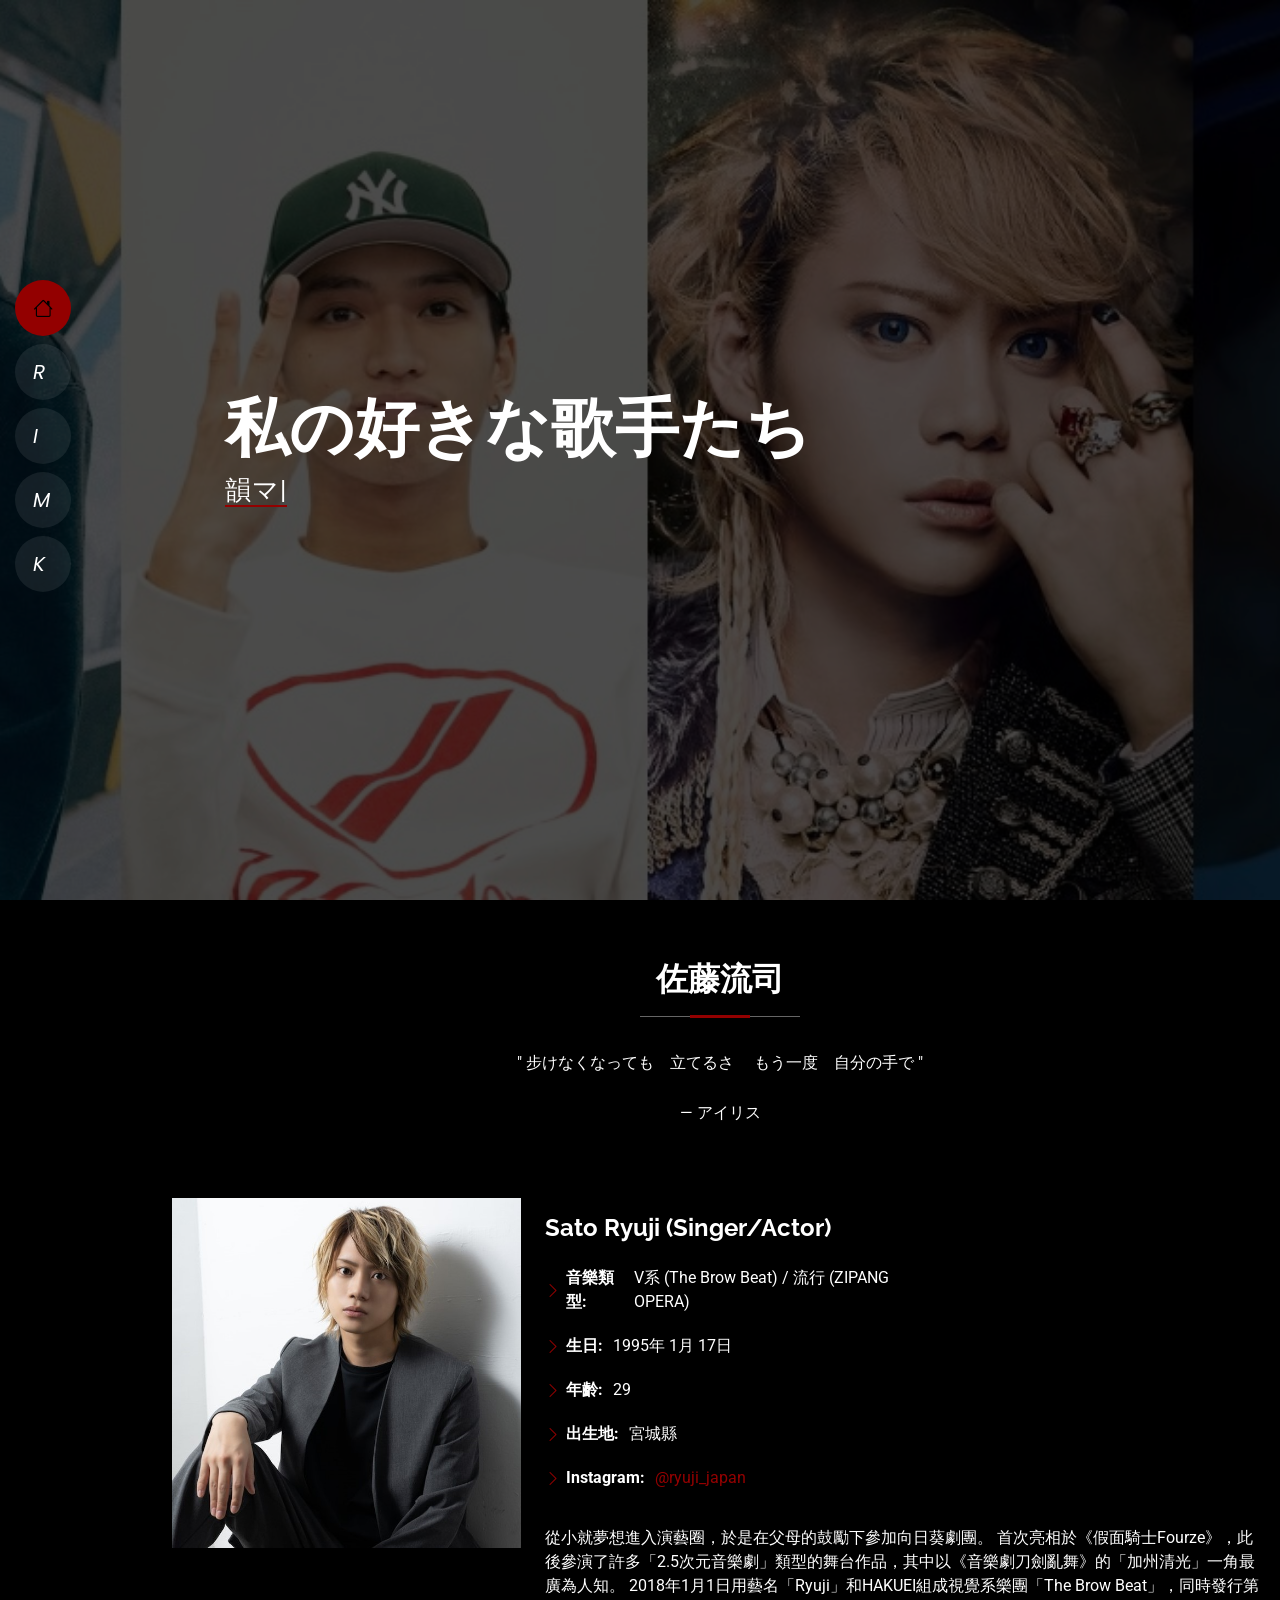
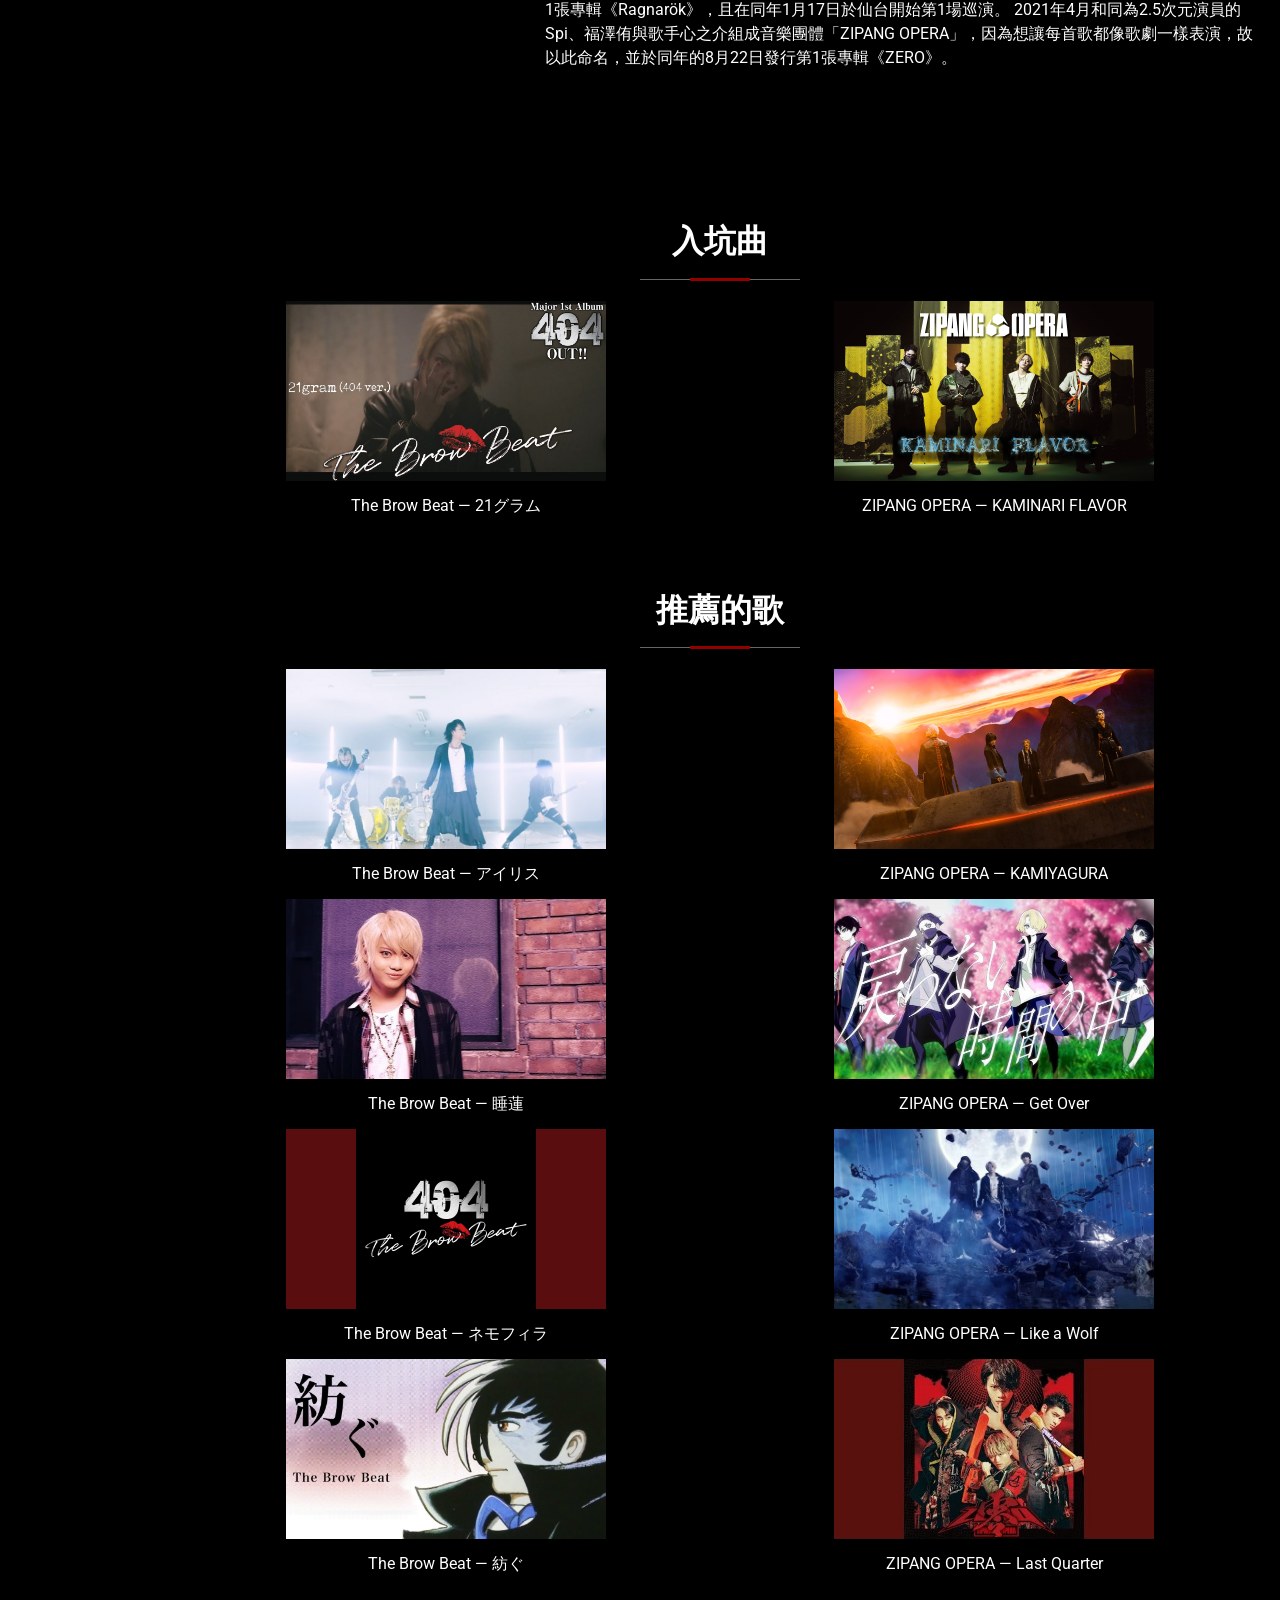
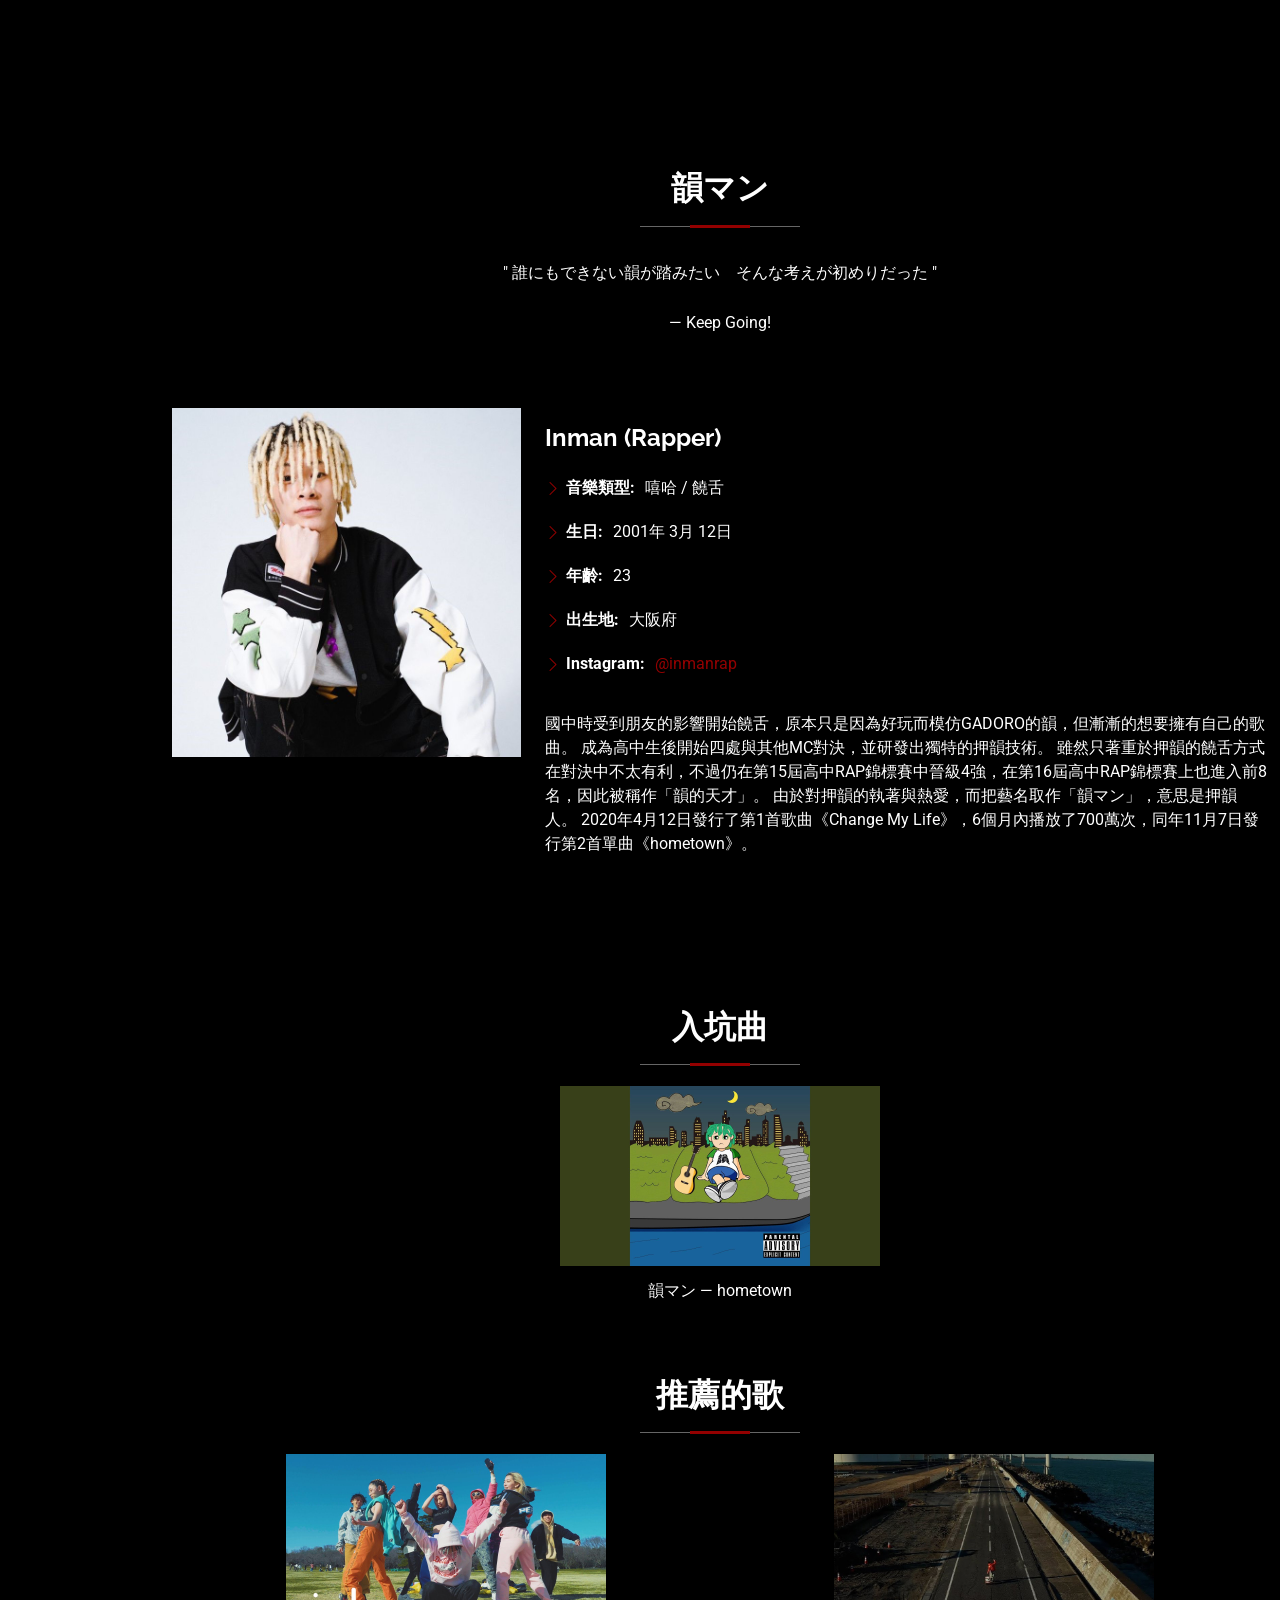
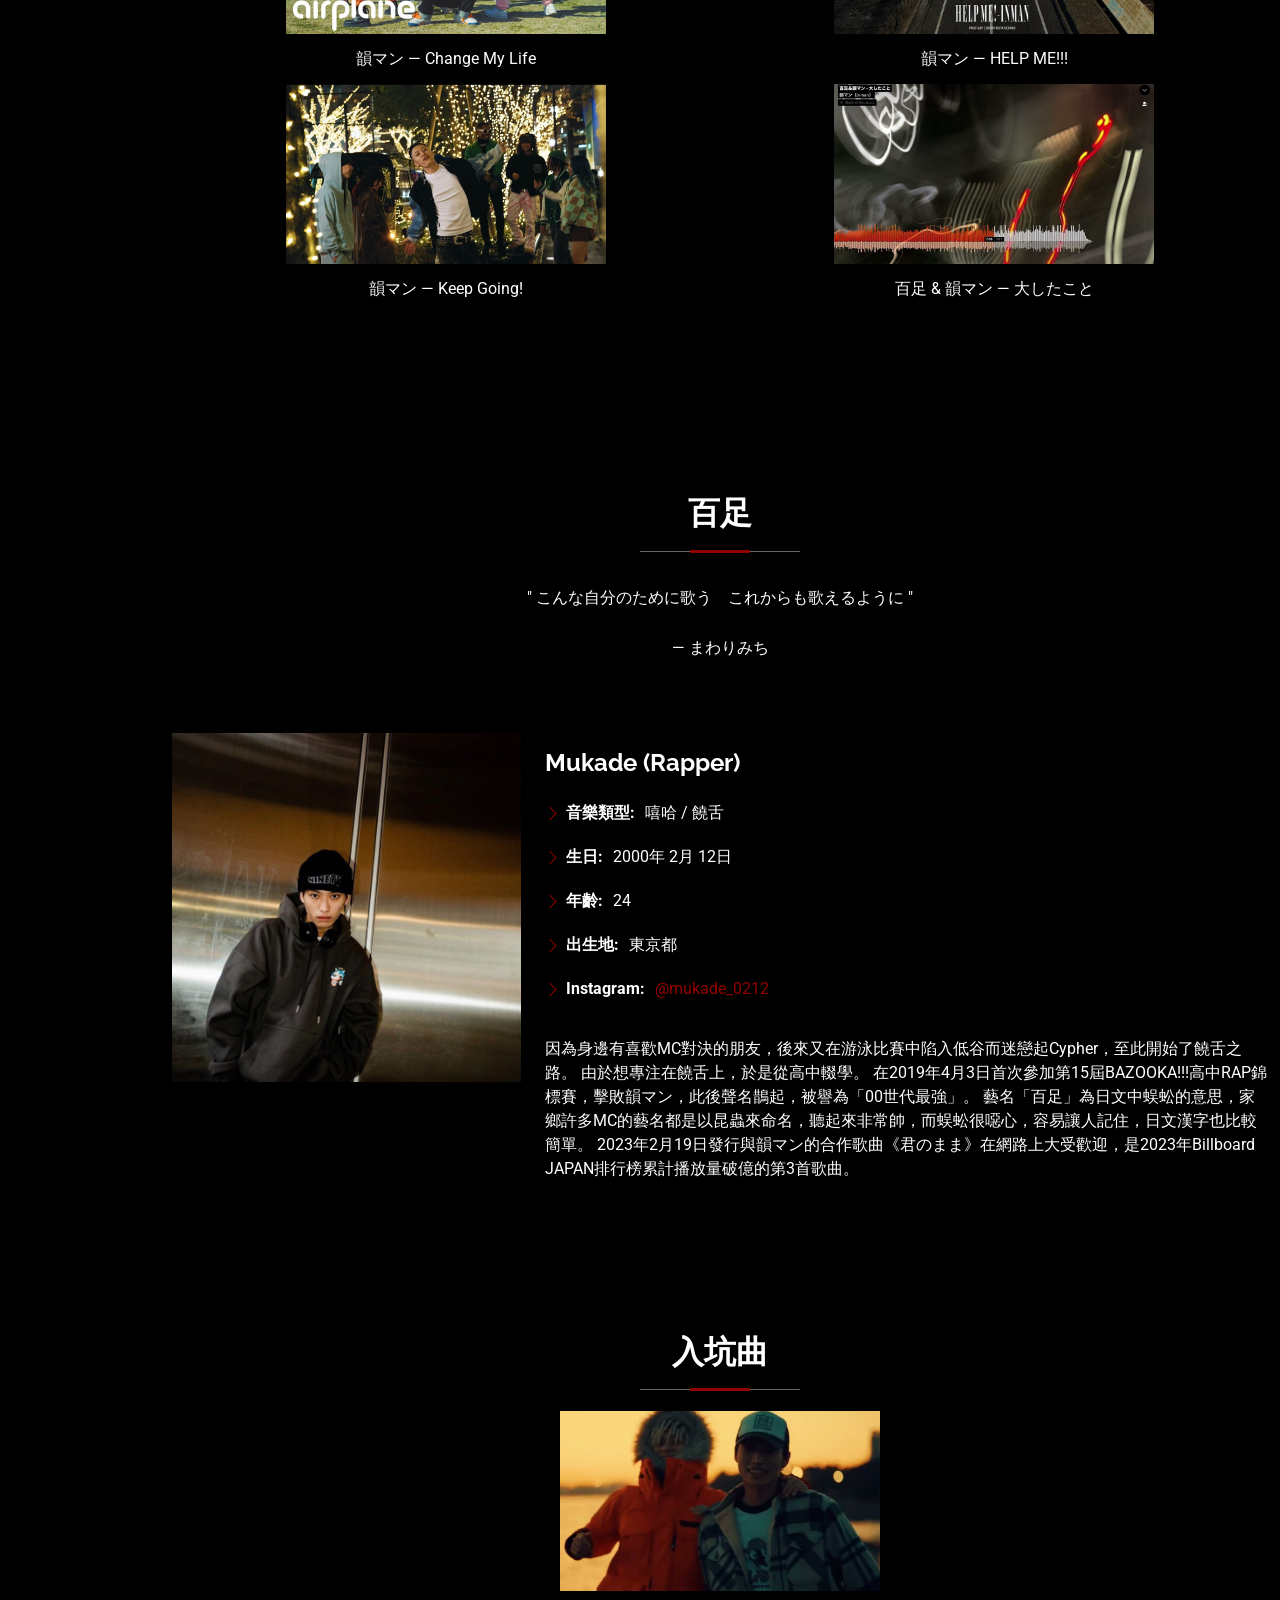
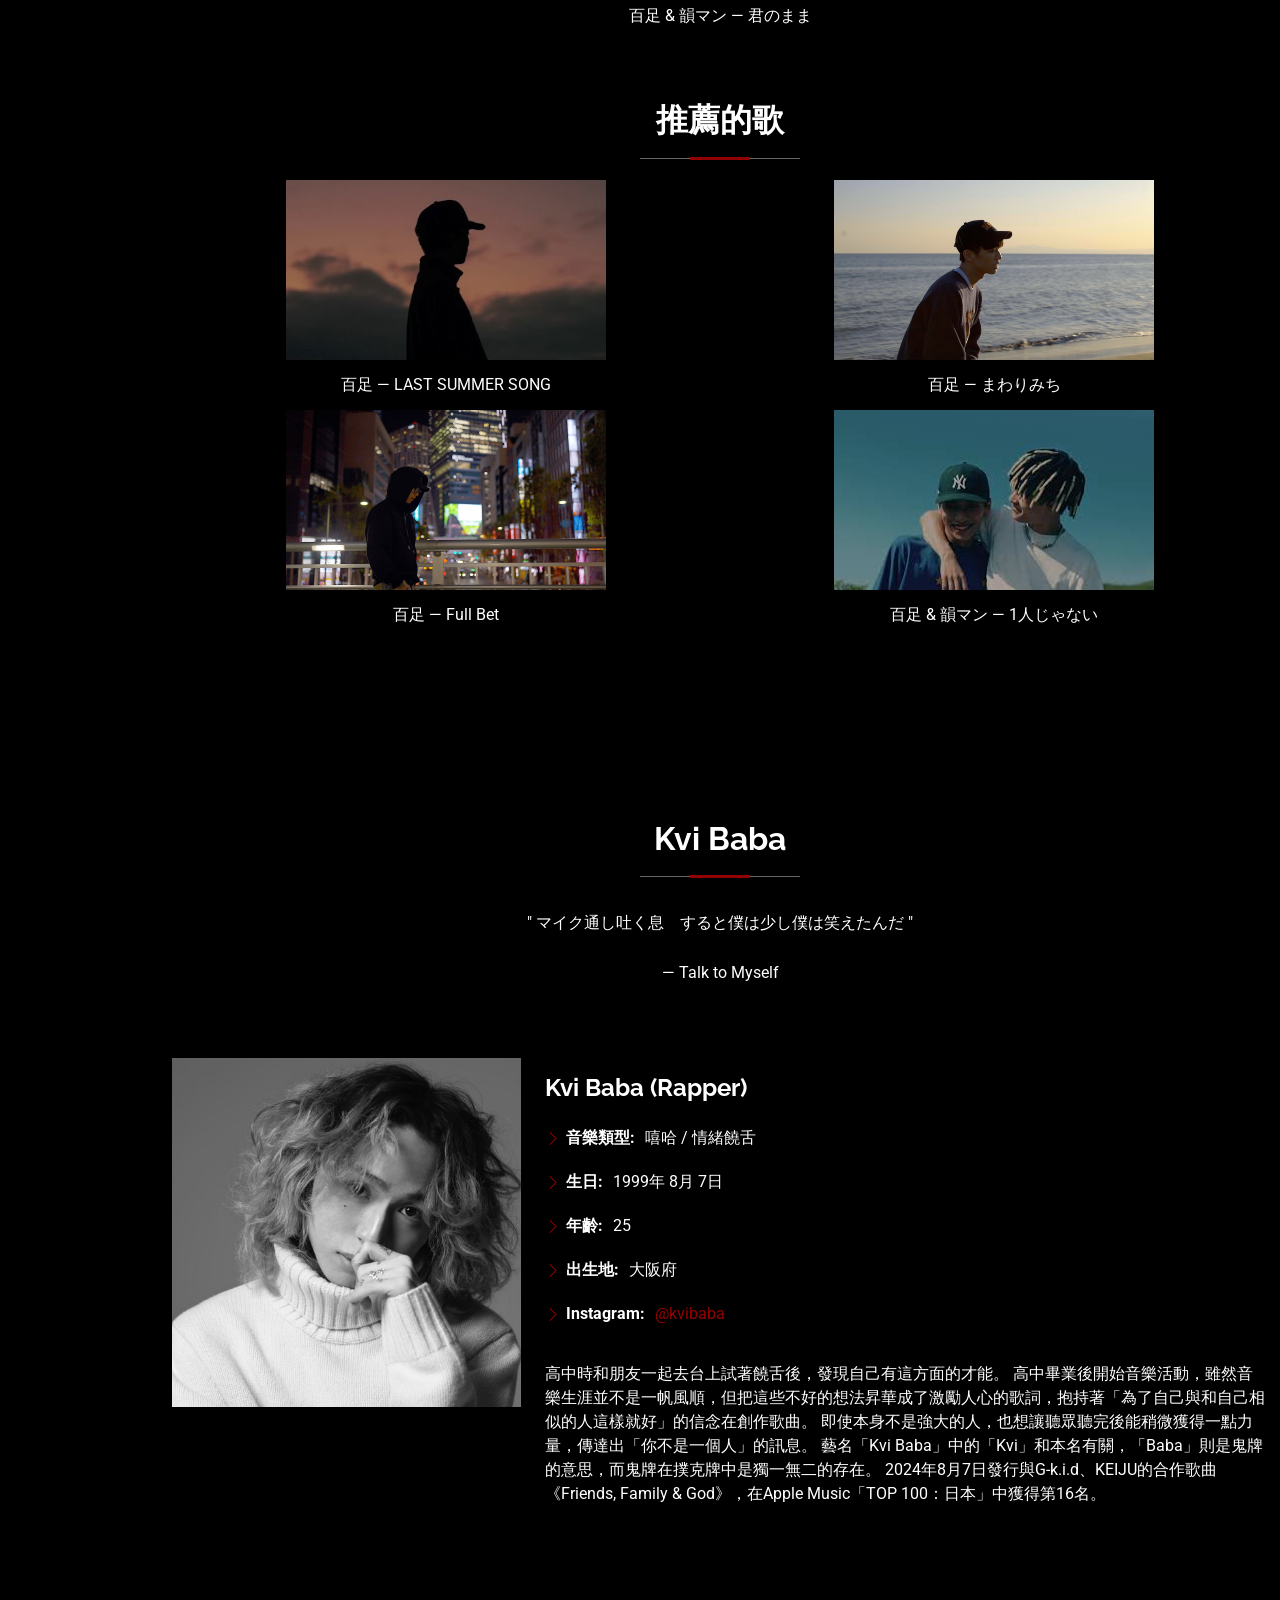
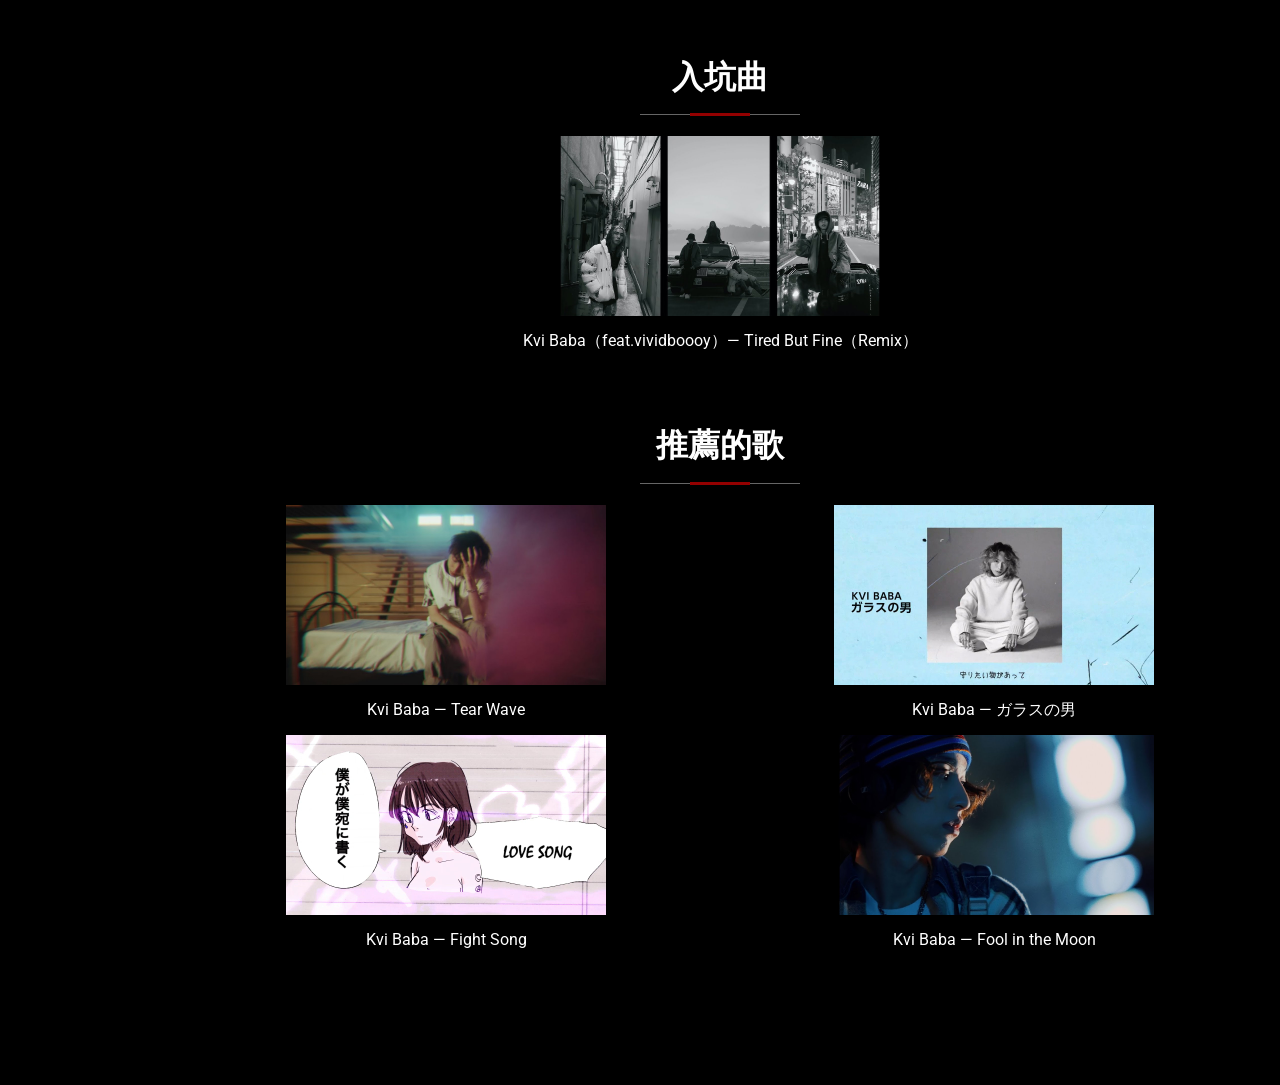
<file: kur0/index.html>
<!DOCTYPE html>
<html lang="zh-TW">

<head>
  <meta charset="utf-8">
  <meta content="width=device-width, initial-scale=1.0" name="viewport">
  <title>私の好きな歌手たち</title>
  <meta content="" name="description">
  <meta content="" name="keywords">

  <!-- Favicons -->
  <link href="assets/img/favicon.png" rel="icon">
  <link href="assets/img/apple-touch-icon.png" rel="apple-touch-icon">

  <!-- Fonts -->
  <link href="https://fonts.googleapis.com" rel="preconnect">
  <link href="https://fonts.gstatic.com" rel="preconnect" crossorigin>
  <link href="https://fonts.googleapis.com/css2?family=Roboto:ital,wght@0,100;0,300;0,400;0,500;0,700;0,900;1,100;1,300;1,400;1,500;1,700;1,900&family=Poppins:ital,wght@0,100;0,200;0,300;0,400;0,500;0,600;0,700;0,800;0,900;1,100;1,200;1,300;1,400;1,500;1,600;1,700;1,800;1,900&family=Raleway:ital,wght@0,100;0,200;0,300;0,400;0,500;0,600;0,700;0,800;0,900;1,100;1,200;1,300;1,400;1,500;1,600;1,700;1,800;1,900&display=swap" rel="stylesheet">

  <!-- Vendor CSS Files -->
  <link href="assets/vendor/bootstrap/css/bootstrap.min.css" rel="stylesheet">
  <link href="assets/vendor/bootstrap-icons/bootstrap-icons.css" rel="stylesheet">
  <link href="assets/vendor/aos/aos.css" rel="stylesheet">
  <link href="assets/vendor/glightbox/css/glightbox.min.css" rel="stylesheet">
  <link href="assets/vendor/swiper/swiper-bundle.min.css" rel="stylesheet">

  <!-- Main CSS File -->
  <link href="assets/css/main.css" rel="stylesheet">

  <!-- =======================================================
  * Template Name: MyResume
  * Template URL: https://bootstrapmade.com/free-html-bootstrap-template-my-resume/
  * Updated: Jun 29 2024 with Bootstrap v5.3.3
  * Author: BootstrapMade.com
  * License: https://bootstrapmade.com/license/
  ======================================================== -->
</head>

<body class="index-page">

  <header id="header" class="header d-flex flex-column justify-content-center">

    <i class="header-toggle d-xl-none bi bi-list"></i>

    <nav id="navmenu" class="navmenu">
      <ul>
        <li><a href="#hero" class="active"><i class="bi bi-house navicon"></i><span>首頁</span></a></li>
        <li><a href="#ryuji"><td align="center" valign="center"><i>R</i></td><span>佐藤流司</span></a></li>
        <li><a href="#inman"><td align="center" valign="center"><i>I</i></td><span>韻マン</span></a></li>
        <li><a href="#mukade"><i>M</i><span>百足</span></a></li>
        <li><a href="#kvibaba"><i>K</i><span>Kvi Baba</span></a></li>
		
      </ul>
    </nav>

  </header>

  <main class="main">

    <!-- Hero Section -->
    <section id="hero" class="hero section light-background">

      <img src="圖片/封面.jpg" alt="">

      <div class="container" data-aos="zoom-out">
        <div class="row justify-content-center">
          <div class="col-lg-9">
            <h2>私の好きな歌手たち</h2>
            <p> <span class="typed" data-typed-items="佐藤流司, 韻マン, 百足, Kvi Baba"></span><span class="typed-cursor typed-cursor--blink" aria-hidden="true"></span></p>
           
          </div>
        </div>
      </div>

    </section><!-- /Hero Section -->

    <!-- About Section -->
    <section id="ryuji" class="about section">

      <!-- Section Title -->
      <div class="container section-title" data-aos="fade-up">
        <h2>佐藤流司</h2>
        <p>" 步けなくなっても　立てるさ　 もう一度　自分の手で "</p>
		<p>— アイリス</p>
      </div><!-- End Section Title -->

      <div class="container" data-aos="fade-up" data-aos-delay="100">

        <div class="row gy-4 justify-content-center">
          <div class="col-lg-4">
            <img src="圖片/ryuji.jpg" class="img-fluid" alt="">
          </div>
          <div class="col-lg-8 content">
		    <h2>Sato Ryuji (Singer/Actor)</h2>

            <div class="row">
              <div class="col-lg-6">
                <ul>
                  <li><i class="bi bi-chevron-right"></i> <strong>音樂類型:</strong> <span>V系 (The Brow Beat) / 流行 (ZIPANG OPERA)</span></li>
				  <li><i class="bi bi-chevron-right"></i> <strong>生日:</strong> <span>1995年 1月 17日</span></li>
				  <li><i class="bi bi-chevron-right"></i> <strong>年齡:</strong> <span>29</span></li>
                  <li><i class="bi bi-chevron-right"></i> <strong>出生地:</strong> <span>宮城縣</span></li>
				  <li><i class="bi bi-chevron-right"></i> <strong>Instagram:</strong> <a href = "https://www.instagram.com/ryuji_japan?utm_source=ig_web_button_share_sheet&igsh=ZDNlZDc0MzIxNw=="><span>@ryuji_japan</span></a></li>
				</ul>
              </div>
            </div>
            <p class="py-3">
              從小就夢想進入演藝圈，於是在父母的鼓勵下參加向日葵劇團。
			  首次亮相於《假面騎士Fourze》，此後參演了許多「2.5次元音樂劇」類型的舞台作品，其中以《音樂劇刀劍亂舞》的「加州清光」一角最廣為人知。
			  2018年1月1日用藝名「Ryuji」和HAKUEI組成視覺系樂團「The Brow Beat」，同時發行第1張專輯《Ragnarök》，且在同年1月17日於仙台開始第1場巡演。
			  2021年4月和同為2.5次元演員的Spi、福澤侑與歌手心之介組成音樂團體「ZIPANG OPERA」，因為想讓每首歌都像歌劇一樣表演，故以此命名，並於同年的8月22日發行第1張專輯《ZERO》。
            </p>
          </div>
        </div>

      </div>

    </section><!-- /About Section -->

    <!-- Stats Section -->
    <section id="stats" class="stats section">
     <div class="container section-title" data-aos="fade-up">
	   <h2>入坑曲</h2>
	   <div class="bob-container"> 
         <div class="bob-row">
	       <div class="bob-2item">
           <a href="https://youtu.be/sO1pQSdpwVs?si=7Y0TeQaxVw7oiFpg"><img src="圖片/21gram.jpg" width="320" height="180" title="YouTube_21グラム"></a>
	       <p>The Brow Beat — 21グラム</p>
		   </div>
		 
		   <div class="bob-2item">
	       <a href="https://youtu.be/9e_Ceg-U6C4?si=V8ypOZevmpSWsGG5"><img src="圖片/kaminari.jpg" width="320" height="180" title="YouTube_KAMINARI FLAVOR"></a>
	       <p>ZIPANG OPERA — KAMINARI FLAVOR</p>
		   </div>
	     </div>
	   </div>
	  </div>
	  
	  <div class="container section-title" data-aos="fade-up">
	   <h2>推薦的歌</h2>
	   <div class="bob-container"> 
         <div class="bob-row">
		   <div class="bob-2item">
           <a href="https://youtu.be/nCiV1ayBx7k?si=s75jqZYDnZ00Hesn"><img src="圖片/airisu.jpg" width="320" height="180" title="YouTube_アイリス"></a>
	       <p>The Brow Beat — アイリス</p>
		   </div>
		 
		   <div class="bob-2item">
	       <a href="https://youtu.be/ZD3iT479gfs?si=RyxMLNI2hpl4SFhw"><img src="圖片/kamiyagura.jpg" width="320" height="180" title="YouTube_KAMIYAGURA"></a>
	       <p>ZIPANG OPERA — KAMIYAGURA</p>
		   </div>
		   
		   <div class="bob-2item">
           <a href="https://youtu.be/8JDPrjOzaaI?si=YvvHBMO-p8wdPbVl"><img src="圖片/surei.jpg" width="320" height="180" title="YouTube_睡蓮"></a>
	       <p>The Brow Beat — 睡蓮</p>
		   </div>
		 
		   <div class="bob-2item">
	       <a href="https://youtu.be/gE6hZQL54f0?si=BCRuEi7pS9Aa1Sy2"><img src="圖片/getover.jpg" width="320" height="180" title="YouTube_Get Over"></a>
	       <p>ZIPANG OPERA — Get Over</p>
		   </div>
		   
		   <div class="bob-2item">
           <a href="https://youtu.be/I8rLOn-BqSk?si=p1I19AJAQFPYNp28"><img src="圖片/nemofila.jpg" width="320" height="180" title="YouTube_ネモフィラ"></a>
	       <p>The Brow Beat — ネモフィラ</p>
		   </div>
		 
		   <div class="bob-2item">
	       <a href="https://youtu.be/be7q35GI2vw?si=Da0YtISl1z94L7ge"><img src="圖片/likeawolf.jpg" width="320" height="180" title="YouTube_Like a Wolf"></a>
	       <p>ZIPANG OPERA — Like a Wolf</p>
		   </div>
		   
		   <div class="bob-2item">
           <a href="https://youtu.be/ftFzmwOzUXI?si=RlT82HJNJ4YwVrCB"><img src="圖片/tsumugu.jpg" width="320" height="180" title="YouTube_紡ぐ"></a>
	       <p>The Brow Beat — 紡ぐ</p>
		   </div>
		 
		   <div class="bob-2item">
	       <a href="https://youtu.be/AZ5bY__LIsg?si=GBHX8ShcPxCiyv6b"><img src="圖片/lastquarter.jpg" width="320" height="180" title="YouTube_Last Quarter"></a>
	       <p>ZIPANG OPERA — Last Quarter</p>
		   </div>
	     </div>
	   </div>
	  </div>
    </section><!-- /Stats Section -->

    <!-- About Section -->
    <section id="inman" class="about section">

      <!-- Section Title -->
      <div class="container section-title" data-aos="fade-up">
        <h2>韻マン</h2>
        <p>" 誰にもできない韻が踏みたい　そんな考えが初めりだった "</p>
		<p>— Keep Going!</p>
      </div><!-- End Section Title -->

      <div class="container" data-aos="fade-up" data-aos-delay="100">

        <div class="row gy-4 justify-content-center">
          <div class="col-lg-4">
            <img src="圖片/inman.jpg" class="img-fluid" alt="">
          </div>
          <div class="col-lg-8 content">
		    <h2>Inman (Rapper)</h2>

            <div class="row">
              <div class="col-lg-6">
                <ul>
                  <li><i class="bi bi-chevron-right"></i> <strong>音樂類型:</strong> <span>嘻哈 / 饒舌</span></li>
				  <li><i class="bi bi-chevron-right"></i> <strong>生日:</strong> <span>2001年 3月 12日</span></li>
				  <li><i class="bi bi-chevron-right"></i> <strong>年齡:</strong> <span>23</span></li>
                  <li><i class="bi bi-chevron-right"></i> <strong>出生地:</strong> <span>大阪府</span></li>
				  <li><i class="bi bi-chevron-right"></i> <strong>Instagram:</strong> <a href = "https://www.instagram.com/inmanrap?utm_source=ig_web_button_share_sheet&igsh=ZDNlZDc0MzIxNw=="><span>@inmanrap</span></a></li>
				</ul>
              </div>
            </div>
            <p class="py-3">
              國中時受到朋友的影響開始饒舌，原本只是因為好玩而模仿GADORO的韻，但漸漸的想要擁有自己的歌曲。
			  成為高中生後開始四處與其他MC對決，並研發出獨特的押韻技術。
			  雖然只著重於押韻的饒舌方式在對決中不太有利，不過仍在第15屆高中RAP錦標賽中晉級4強，在第16屆高中RAP錦標賽上也進入前8名，因此被稱作「韻的天才」。
			  由於對押韻的執著與熱愛，而把藝名取作「韻マン」，意思是押韻人。
			  2020年4月12日發行了第1首歌曲《Change My Life》，6個月內播放了700萬次，同年11月7日發行第2首單曲《hometown》。
            </p>
          </div>
        </div>

      </div>

    </section><!-- /About Section -->

    <!-- Stats Section -->
    <section id="stats" class="stats section">
	 <div class="container section-title" data-aos="fade-up">
	 <center>
	 <h2>入坑曲</h2>
     <a href="https://youtu.be/96ZoBZN_Uwk?si=KApwkvgxAx4HPevF"><img src="圖片/hometown.jpg" width="320" height="180" title="YouTube_hometown"></a>
	 <p>韻マン — hometown</p>
	 </center>
	 </div> 
	 
	 <div class="container section-title" data-aos="fade-up">
	   <h2>推薦的歌</h2>
	   <div class="bob-container"> 
         <div class="bob-row">
		 
	       <div class="bob-2item">
           <a href="https://youtu.be/EoHfIPa1zgA?si=Hy0gsrvQGrA5sqLs"><img src="圖片/changemylife.jpg" width="320" height="180" title="YouTube_Change My Life"></a>
	       <p>韻マン — Change My Life</p>
		   </div>
		 
		   <div class="bob-2item">
	       <a href="https://youtu.be/UUr7FfGddA0?si=DgjNda9ETVnZYmpB"><img src="圖片/helpme.jpg" width="320" height="180" title="YouTube_HELP ME!!!"></a>
	       <p>韻マン — HELP ME!!!</p>
		   </div>
		   
		   <div class="bob-2item">
           <a href="https://youtu.be/3nFinNzFO3k?si=ABDtZcv7a8CR8jGI"><img src="圖片/keepgoing.jpg" width="320" height="180" title="YouTube_Keep Going!"></a>
	       <p>韻マン — Keep Going!</p>
		   </div>
		   
		   <div class="bob-2item">
           <a href="https://youtu.be/ZNoWptdoTFc?si=_gsX0iGMcffJU_T-"><img src="圖片/daishitakoto.jpg" width="320" height="180" title="YouTube_大したこと"></a>
	       <p>百足 & 韻マン — 大したこと</p>
		   </div>
		   
	     </div>
	   </div>
	 </div>
	 
    </section><!-- /Stats Section -->

    <!-- About Section -->
    <section id="mukade" class="about section">

      <!-- Section Title -->
      <div class="container section-title" data-aos="fade-up">
        <h2>百足</h2>
        <p>" こんな自分のために歌う　これからも歌えるように "</p>
		<p>— まわりみち</p>
      </div><!-- End Section Title -->

      <div class="container" data-aos="fade-up" data-aos-delay="100">

        <div class="row gy-4 justify-content-center">
          <div class="col-lg-4">
            <img src="圖片/mukade.jpg" class="img-fluid" alt="">
          </div>
          <div class="col-lg-8 content">
		    <h2>Mukade (Rapper)</h2>

            <div class="row">
              <div class="col-lg-6">
                <ul>
                  <li><i class="bi bi-chevron-right"></i> <strong>音樂類型:</strong> <span>嘻哈 / 饒舌</span></li>
				  <li><i class="bi bi-chevron-right"></i> <strong>生日:</strong> <span>2000年 2月 12日</span></li>
				  <li><i class="bi bi-chevron-right"></i> <strong>年齡:</strong> <span>24</span></li>
                  <li><i class="bi bi-chevron-right"></i> <strong>出生地:</strong> <span>東京都</span></li>
				  <li><i class="bi bi-chevron-right"></i> <strong>Instagram:</strong> <a href = "https://www.instagram.com/mukade_0212?utm_source=ig_web_button_share_sheet&igsh=ZDNlZDc0MzIxNw==https://www.instagram.com/inmanrap?utm_source=ig_web_button_share_sheet&igsh=ZDNlZDc0MzIxNw=="><span>@mukade_0212</span></a></li>
				</ul>
              </div>
            </div>
            <p class="py-3">
              因為身邊有喜歡MC對決的朋友，後來又在游泳比賽中陷入低谷而迷戀起Cypher，至此開始了饒舌之路。
			  由於想專注在饒舌上，於是從高中輟學。
			  在2019年4月3日首次參加第15屆BAZOOKA!!!高中RAP錦標賽，擊敗韻マン，此後聲名鵲起，被譽為「00世代最強」。
			  藝名「百足」為日文中蜈蚣的意思，家鄉許多MC的藝名都是以昆蟲來命名，聽起來非常帥，而蜈蚣很噁心，容易讓人記住，日文漢字也比較簡單。
			  2023年2月19日發行與韻マン的合作歌曲《君のまま》在網路上大受歡迎，是2023年Billboard JAPAN排行榜累計播放量破億的第3首歌曲。
            </p>
          </div>
        </div>

      </div>

    </section><!-- /About Section -->

    <!-- Stats Section -->
    <section id="stats" class="stats section">
	 <div class="container section-title" data-aos="fade-up">
	 <center>
	 <h2>入坑曲</h2>
     <a href="https://youtu.be/u7rBhwaMGwM?si=lxyK_C8QKG5XFFkV"><img src="圖片/kiminomama.jpg" width="320" height="180" title="YouTube_君のまま"></a>
	 <p>百足 & 韻マン — 君のまま</p>
	 </center>
	 </div> 
	 
	 <div class="container section-title" data-aos="fade-up">
	   <h2>推薦的歌</h2>
	   <div class="bob-container"> 
         <div class="bob-row">
		   <div class="bob-2item">
           <a href="https://youtu.be/hlyLetHuzAY?si=O9XpMRc7X3aVYV1G"><img src="圖片/last.jpg" width="320" height="180" title="YouTube_LAST SUMMER SONG"></a>
	       <p>百足 — LAST SUMMER SONG</p>
		   </div>
		 
		   <div class="bob-2item">
	       <a href="https://youtu.be/WajerW73iiw?si=PlPhkt6na1Dn0ZmL"><img src="圖片/mawarimichi.jpg" width="320" height="180" title="YouTube_まわりみち"></a>
	       <p>百足 — まわりみち</p>
		   </div>
		   
		   <div class="bob-2item">
	       <a href="https://youtu.be/js3cIvaFJmM?si=fzO-dmZsCTuOTARh"><img src="圖片/fullbet.jpg" width="320" height="180" title="YouTube_Full Bet"></a>
	       <p>百足 — Full Bet</p>
		   </div>
		   
		   <div class="bob-2item">
	       <a href="https://youtu.be/bEVP_YpSpls?si=k-AVNVnEOzC3Jgx0"><img src="圖片/hitorijyanai.jpg" width="320" height="180" title="YouTube_1人じゃない"></a>
	       <p>百足 & 韻マン — 1人じゃない</p>
		   </div>
	     </div>
	   </div>
	  </div>
	 
    </section><!-- /Stats Section -->

    <!-- About Section -->
    <section id="kvibaba" class="about section">

      <!-- Section Title -->
      <div class="container section-title" data-aos="fade-up">
        <h2>Kvi Baba</h2>
        <p>" マイク通し吐く息　すると僕は少し僕は笑えたんだ "</p>
		<p>— Talk to Myself</p>
      </div><!-- End Section Title -->

      <div class="container" data-aos="fade-up" data-aos-delay="100">

        <div class="row gy-4 justify-content-center">
          <div class="col-lg-4">
            <img src="圖片/kvibaba.jpg" class="img-fluid" alt="">
          </div>
          <div class="col-lg-8 content">
		    <h2>Kvi Baba (Rapper)</h2>

            <div class="row">
              <div class="col-lg-6">
                <ul>
                  <li><i class="bi bi-chevron-right"></i> <strong>音樂類型:</strong> <span>嘻哈 / 情緒饒舌</span></li>
				  <li><i class="bi bi-chevron-right"></i> <strong>生日:</strong> <span>1999年 8月 7日</span></li>
				  <li><i class="bi bi-chevron-right"></i> <strong>年齡:</strong> <span>25</span></li>
                  <li><i class="bi bi-chevron-right"></i> <strong>出生地:</strong> <span>大阪府</span></li>
				  <li><i class="bi bi-chevron-right"></i> <strong>Instagram:</strong> <a href = "https://www.instagram.com/kvibaba?utm_source=ig_web_button_share_sheet&igsh=ZDNlZDc0MzIxNw=="><span>@kvibaba</span></a></li>
				</ul>
              </div>
            </div>
            <p class="py-3">
              高中時和朋友一起去台上試著饒舌後，發現自己有這方面的才能。
			  高中畢業後開始音樂活動，雖然音樂生涯並不是一帆風順，但把這些不好的想法昇華成了激勵人心的歌詞，抱持著「為了自己與和自己相似的人這樣就好」的信念在創作歌曲。
			  即使本身不是強大的人，也想讓聽眾聽完後能稍微獲得一點力量，傳達出「你不是一個人」的訊息。
			  藝名「Kvi Baba」中的「Kvi」和本名有關，「Baba」則是鬼牌的意思，而鬼牌在撲克牌中是獨一無二的存在。
			  2024年8月7日發行與G-k.i.d、KEIJU的合作歌曲《Friends, Family & God》，在Apple Music「TOP 100：日本」中獲得第16名。
            </p>
          </div>
        </div>

      </div>

    </section><!-- /About Section -->

    <!-- Stats Section -->
    <section id="stats" class="stats section">
	 <div class="container section-title" data-aos="fade-up">
	 <center>
	 <h2>入坑曲</h2>
     <a href="https://youtu.be/n3M27XKT3qs?si=SwQcXHKSEwX6kxsj"><img src="圖片/tiredbutfine.jpg" width="320" height="180" title="YouTube_Tired But Fine(Remix)"></a>
	 <p>Kvi Baba（feat.vividboooy）— Tired But Fine（Remix）</p>
	 </center>
	 </div> 
	 
	 <div class="container section-title" data-aos="fade-up">
	   <h2>推薦的歌</h2>
	   <div class="bob-container"> 
         <div class="bob-row">
	       <div class="bob-2item">
           <a href="https://youtu.be/zY4fTq2X7nQ?si=0zaW0mDqADYKsrZV"><img src="圖片/tearwave.jpg" width="320" height="180" title="YouTube_Tear Wave"></a>
	       <p>Kvi Baba — Tear Wave</p>
		   </div>
		 
		   <div class="bob-2item">
	       <a href="https://youtu.be/CMWTRjvxzC8?si=YOxy-_pvBQqXOpul"><img src="圖片/garasunootoko.jpg" width="320" height="180" title="YouTube_ガラスの男"></a>
	       <p>Kvi Baba — ガラスの男</p>
		   </div>
		   
		   <div class="bob-2item">
           <a href="https://youtu.be/CkTPFUVExv8?si=bAKpbIj7f8WdbMWL"><img src="圖片/fightsong.jpg" width="320" height="180" title="YouTube_Fight Song"></a>
	       <p>Kvi Baba — Fight Song</p>
		   </div>
		 
		   <div class="bob-2item">
	       <a href="https://youtu.be/xBVEyaLyf68?si=mMsEigJxslAMtbuf"><img src="圖片/foolinthemoon.jpg" width="320" height="180" title="YouTube_Fool in the Moon"></a>
	       <p>Kvi Baba — Fool in the Moon</p>
		   </div>
	     </div>
	   </div>
	  </div>
	 
    </section><!-- /Stats Section -->

  </main>

 

  <!-- Scroll Top -->
  <a href="#" id="scroll-top" class="scroll-top d-flex align-items-center justify-content-center"><i class="bi bi-arrow-up-short"></i></a>

  <!-- Preloader -->
  <div id="preloader"></div>

  <!-- Vendor JS Files -->
  <script src="assets/vendor/bootstrap/js/bootstrap.bundle.min.js"></script>
  <script src="assets/vendor/php-email-form/validate.js"></script>
  <script src="assets/vendor/aos/aos.js"></script>
  <script src="assets/vendor/typed.js/typed.umd.js"></script>
  <script src="assets/vendor/purecounter/purecounter_vanilla.js"></script>
  <script src="assets/vendor/waypoints/noframework.waypoints.js"></script>
  <script src="assets/vendor/glightbox/js/glightbox.min.js"></script>
  <script src="assets/vendor/imagesloaded/imagesloaded.pkgd.min.js"></script>
  <script src="assets/vendor/isotope-layout/isotope.pkgd.min.js"></script>
  <script src="assets/vendor/swiper/swiper-bundle.min.js"></script>

  <!-- Main JS File -->
  <script src="assets/js/main.js"></script>

</body>

</html>
</file>
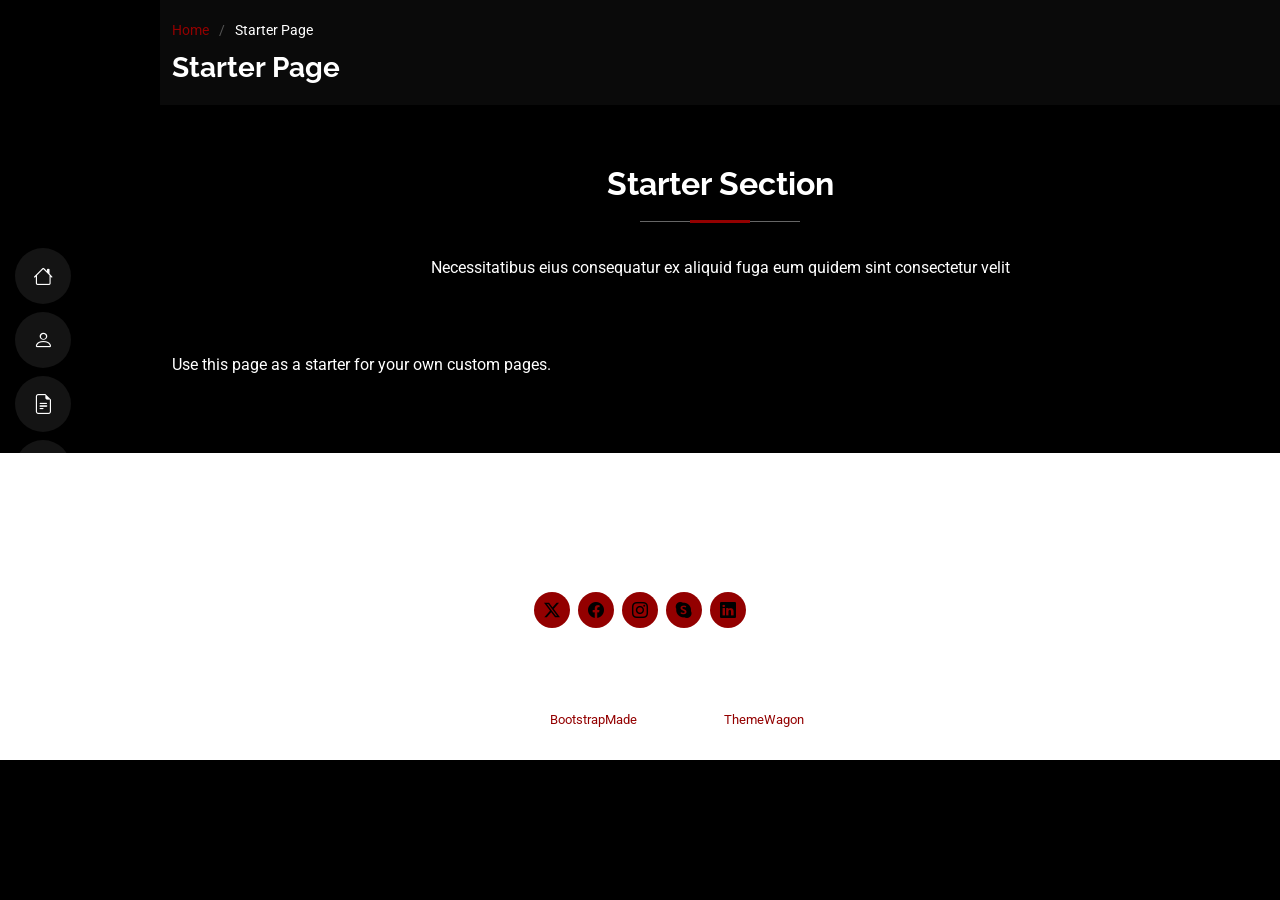
<file: kur0/starter-page.html>
<!DOCTYPE html>
<html lang="en">

<head>
  <meta charset="utf-8">
  <meta content="width=device-width, initial-scale=1.0" name="viewport">
  <title>Starter Page - MyResume Bootstrap Template</title>
  <meta content="" name="description">
  <meta content="" name="keywords">

  <!-- Favicons -->
  <link href="assets/img/favicon.png" rel="icon">
  <link href="assets/img/apple-touch-icon.png" rel="apple-touch-icon">

  <!-- Fonts -->
  <link href="https://fonts.googleapis.com" rel="preconnect">
  <link href="https://fonts.gstatic.com" rel="preconnect" crossorigin>
  <link href="https://fonts.googleapis.com/css2?family=Roboto:ital,wght@0,100;0,300;0,400;0,500;0,700;0,900;1,100;1,300;1,400;1,500;1,700;1,900&family=Poppins:ital,wght@0,100;0,200;0,300;0,400;0,500;0,600;0,700;0,800;0,900;1,100;1,200;1,300;1,400;1,500;1,600;1,700;1,800;1,900&family=Raleway:ital,wght@0,100;0,200;0,300;0,400;0,500;0,600;0,700;0,800;0,900;1,100;1,200;1,300;1,400;1,500;1,600;1,700;1,800;1,900&display=swap" rel="stylesheet">

  <!-- Vendor CSS Files -->
  <link href="assets/vendor/bootstrap/css/bootstrap.min.css" rel="stylesheet">
  <link href="assets/vendor/bootstrap-icons/bootstrap-icons.css" rel="stylesheet">
  <link href="assets/vendor/aos/aos.css" rel="stylesheet">
  <link href="assets/vendor/glightbox/css/glightbox.min.css" rel="stylesheet">
  <link href="assets/vendor/swiper/swiper-bundle.min.css" rel="stylesheet">

  <!-- Main CSS File -->
  <link href="assets/css/main.css" rel="stylesheet">

  <!-- =======================================================
  * Template Name: MyResume
  * Template URL: https://bootstrapmade.com/free-html-bootstrap-template-my-resume/
  * Updated: Jun 29 2024 with Bootstrap v5.3.3
  * Author: BootstrapMade.com
  * License: https://bootstrapmade.com/license/
  ======================================================== -->
</head>

<body class="starter-page-page">

  <header id="header" class="header d-flex flex-column justify-content-center">

    <i class="header-toggle d-xl-none bi bi-list"></i>

    <nav id="navmenu" class="navmenu">
      <ul>
        <li><a href="#hero"><i class="bi bi-house navicon"></i><span>Home</span></a></li>
        <li><a href="#about"><i class="bi bi-person navicon"></i><span>About</span></a></li>
        <li><a href="#resume"><i class="bi bi-file-earmark-text navicon"></i><span>Resume</span></a></li>
        <li><a href="#portfolio"><i class="bi bi-images navicon"></i><span>Portfolio</span></a></li>
        <li><a href="#services"><i class="bi bi-hdd-stack navicon"></i><span>Services</span></a></li>
        <li><a href="#contact"><i class="bi bi-envelope navicon"></i><span>Contact</span></a></li>
      </ul>
    </nav>

  </header>

  <main class="main">

    <!-- Page Title -->
    <div class="page-title" data-aos="fade">
      <div class="container">
        <nav class="breadcrumbs">
          <ol>
            <li><a href="index.html">Home</a></li>
            <li class="current">Starter Page</li>
          </ol>
        </nav>
        <h1>Starter Page</h1>
      </div>
    </div><!-- End Page Title -->

    <!-- Starter Section Section -->
    <section id="starter-section" class="starter-section section">

      <!-- Section Title -->
      <div class="container section-title" data-aos="fade-up">
        <h2>Starter Section</h2>
        <p>Necessitatibus eius consequatur ex aliquid fuga eum quidem sint consectetur velit</p>
      </div><!-- End Section Title -->

      <div class="container" data-aos="fade-up">
        <p>Use this page as a starter for your own custom pages.</p>
      </div>

    </section><!-- /Starter Section Section -->

  </main>

  <footer id="footer" class="footer position-relative light-background">
    <div class="container">
      <h3 class="sitename">Brandon Johnson</h3>
      <p>Et aut eum quis fuga eos sunt ipsa nihil. Labore corporis magni eligendi fuga maxime saepe commodi placeat.</p>
      <div class="social-links d-flex justify-content-center">
        <a href=""><i class="bi bi-twitter-x"></i></a>
        <a href=""><i class="bi bi-facebook"></i></a>
        <a href=""><i class="bi bi-instagram"></i></a>
        <a href=""><i class="bi bi-skype"></i></a>
        <a href=""><i class="bi bi-linkedin"></i></a>
      </div>
      <div class="container">
        <div class="copyright">
          <span>Copyright</span> <strong class="px-1 sitename">Alex Smith</strong> <span>All Rights Reserved</span>
        </div>
        <div class="credits">
          <!-- All the links in the footer should remain intact. -->
          <!-- You can delete the links only if you've purchased the pro version. -->
          <!-- Licensing information: https://bootstrapmade.com/license/ -->
          <!-- Purchase the pro version with working PHP/AJAX contact form: [buy-url] -->
          Designed by <a href="https://bootstrapmade.com/">BootstrapMade</a> Distribuited by <a href="https://themewagon.com">ThemeWagon</a>
        </div>
      </div>
    </div>
  </footer>

  <!-- Scroll Top -->
  <a href="#" id="scroll-top" class="scroll-top d-flex align-items-center justify-content-center"><i class="bi bi-arrow-up-short"></i></a>

  <!-- Preloader -->
  <div id="preloader"></div>

  <!-- Vendor JS Files -->
  <script src="assets/vendor/bootstrap/js/bootstrap.bundle.min.js"></script>
  <script src="assets/vendor/php-email-form/validate.js"></script>
  <script src="assets/vendor/aos/aos.js"></script>
  <script src="assets/vendor/typed.js/typed.umd.js"></script>
  <script src="assets/vendor/purecounter/purecounter_vanilla.js"></script>
  <script src="assets/vendor/waypoints/noframework.waypoints.js"></script>
  <script src="assets/vendor/glightbox/js/glightbox.min.js"></script>
  <script src="assets/vendor/imagesloaded/imagesloaded.pkgd.min.js"></script>
  <script src="assets/vendor/isotope-layout/isotope.pkgd.min.js"></script>
  <script src="assets/vendor/swiper/swiper-bundle.min.js"></script>

  <!-- Main JS File -->
  <script src="assets/js/main.js"></script>

</body>

</html>
</file>
<file: kur0/assets/css/main.css>
/**
* Template Name: MyResume
* Template URL: https://bootstrapmade.com/free-html-bootstrap-template-my-resume/
* Updated: Jun 29 2024 with Bootstrap v5.3.3
* Author: BootstrapMade.com
* License: https://bootstrapmade.com/license/
*/

/*--------------------------------------------------------------
# Font & Color Variables
# Help: https://bootstrapmade.com/color-system/
--------------------------------------------------------------*/
/* Fonts */
:root {
  --default-font: "Roboto",  system-ui, -apple-system, "Segoe UI", Roboto, "Helvetica Neue", Arial, "Noto Sans", "Liberation Sans", sans-serif, "Apple Color Emoji", "Segoe UI Emoji", "Segoe UI Symbol", "Noto Color Emoji";
  --heading-font: "Raleway",  system-ui, -apple-system, "Segoe UI", Roboto, "Helvetica Neue", Arial, "Noto Sans", "Liberation Sans", sans-serif, "Apple Color Emoji", "Segoe UI Emoji", "Segoe UI Symbol", "Noto Color Emoji";
  --nav-font: "Poppins",  system-ui, -apple-system, "Segoe UI", Roboto, "Helvetica Neue", Arial, "Noto Sans", "Liberation Sans", sans-serif, "Apple Color Emoji", "Segoe UI Emoji", "Segoe UI Symbol", "Noto Color Emoji";
}

/* Global Colors - The following color variables are used throughout the website. Updating them here will change the color scheme of the entire website */
:root { 
  --background-color: #000000; /* Background color for the entire website, including individual sections */
  --default-color: 	#ffffff; /* Default color used for the majority of the text content across the entire website */
  --heading-color: #ffffff; /* Color for headings, subheadings and title throughout the website */
  --accent-color: #930000; /* Accent color that represents your brand on the website. It's used for buttons, links, and other elements that need to stand out */
  --surface-color: #000000; /* The surface color is used as a background of boxed elements within sections, such as cards, icon boxes, or other elements that require a visual separation from the global background. */
  --contrast-color: #000000; /* Contrast color for text, ensuring readability against backgrounds of accent, heading, or default colors. */
}

/* Nav Menu Colors - The following color variables are used specifically for the navigation menu. They are separate from the global colors to allow for more customization options */
:root {
  --nav-color: #ffffff;  /* The default color of the main navmenu links */
  --nav-hover-color: #930000; /* Applied to main navmenu links when they are hovered over or active */
  --nav-mobile-background-color: #000000; /* Used as the background color for mobile navigation menu */
  --nav-dropdown-background-color: #000000; /* Used as the background color for dropdown items that appear when hovering over primary navigation items */
  --nav-dropdown-color: #212529; /* Used for navigation links of the dropdown items in the navigation menu. */
  --nav-dropdown-hover-color: #0563bb; /* Similar to --nav-hover-color, this color is applied to dropdown navigation links when they are hovered over. */
}

/* Color Presets - These classes override global colors when applied to any section or element, providing reuse of the sam color scheme. */

.light-background {
  --background-color: #ffffff;
  --surface-color: #000000;
}

.dark-background {
  --background-color: #ffffff;
  --default-color: #ffffff;
  --heading-color: #ffffff;
  --surface-color: #252525;
  --contrast-color: #ffffff;
}

/* Smooth scroll */
:root {
  scroll-behavior: smooth;
}

/*--------------------------------------------------------------
# General Styling & Shared Classes
--------------------------------------------------------------*/
body {
  color: var(--default-color);
  background-color: var(--background-color);
  font-family: var(--default-font);
}

a {
  color: var(--accent-color);
  text-decoration: none;
  transition: 0.3s;
}

a:hover {
  color: color-mix(in srgb, var(--accent-color), transparent 25%);
  text-decoration: none;
}

h1,
h2,
h3,
h4,
h5,
h6 {
  color: var(--heading-color);
  font-family: var(--heading-font);
}

/* PHP Email Form Messages
------------------------------*/
.php-email-form .error-message {
  display: none;
  background: #df1529;
  color: #ffffff;
  text-align: left;
  padding: 15px;
  margin-bottom: 24px;
  font-weight: 600;
}

.php-email-form .sent-message {
  display: none;
  color: #ffffff;
  background: #059652;
  text-align: center;
  padding: 15px;
  margin-bottom: 24px;
  font-weight: 600;
}

.php-email-form .loading {
  display: none;
  background: var(--surface-color);
  text-align: center;
  padding: 15px;
  margin-bottom: 24px;
}

.php-email-form .loading:before {
  content: "";
  display: inline-block;
  border-radius: 50%;
  width: 24px;
  height: 24px;
  margin: 0 10px -6px 0;
  border: 3px solid var(--accent-color);
  border-top-color: var(--surface-color);
  animation: php-email-form-loading 1s linear infinite;
}

@keyframes php-email-form-loading {
  0% {
    transform: rotate(0deg);
  }

  100% {
    transform: rotate(360deg);
  }
}

/*--------------------------------------------------------------
# Global Header
--------------------------------------------------------------*/
.header {
  color: var(--default-color);
  position: fixed;
  top: 0;
  left: 0;
  bottom: 0;
  padding: 0 15px;
  transition: all ease-in-out 0.3s;
  overflow-y: auto;
  z-index: 997;
  min-width: 200px;
}

@media (max-width: 1199px) {
  .header {
    background-color: var(--background-color);
    border-right: 1px solid color-mix(in srgb, var(--default-color), transparent 90%);
    width: 300px;
    left: -100%;
  }
}

@media (min-width: 1200px) and (max-width: 1600px) {
  .header~main {
    margin-left: 160px;
  }

  .header~main .hero {
    margin-left: -160px;
    width: 100vw;
  }
}

.header.header-show {
  left: 0;
}

.header .header-toggle {
  color: var(--contrast-color);
  background-color: var(--accent-color);
  font-size: 22px;
  display: flex;
  align-items: center;
  justify-content: center;
  width: 40px;
  height: 40px;
  border-radius: 50%;
  cursor: pointer;
  position: fixed;
  top: 15px;
  right: 15px;
  z-index: 9999;
  transition: background-color 0.3s;
}

.header .header-toggle:hover {
  color: var(--contrast-color);
  background-color: color-mix(in srgb, var(--accent-color) 90%, white 15%);
}

/*--------------------------------------------------------------
# Navigation Menu
--------------------------------------------------------------*/
.navmenu {
  padding: 0;
  z-index: 9997;
}

.navmenu ul {
  list-style: none;
  padding: 0 0 20px 0;
  margin: 0;
  width: 140px;
}

.navmenu a,
.navmenu a:focus {
  color: var(--nav-color);
  font-family: var(--nav-font);
  display: flex;
  align-items: center;
  padding: 10px 18px;
  margin-bottom: 8px;
  font-size: 15px;
  border-radius: 50px;
  background: color-mix(in srgb, var(--default-color), transparent 92%);
  height: 56px;
  width: 100%;
  overflow: hidden;
  transition: 0.3s;
}

.navmenu a i,
.navmenu a:focus i {
  font-size: 20px;
}

.navmenu a span,
.navmenu a:focus span {
  padding: 0 5px 0 7px;
}

@media (min-width: 992px) {

  .navmenu a,
  .navmenu a:focus {
    max-width: 56px;
  }

  .navmenu a span,
  .navmenu a:focus span {
    display: none;
  }
}

.navmenu a:hover,
.navmenu .active,
.navmenu .active:focus,
.navmenu li:hover>a {
  color: var(--contrast-color);
  background: var(--nav-hover-color);
}

.navmenu a:hover,
.navmenu li:hover>a {
  max-width: 100%;
  color: var(--contrast-color);
}

.navmenu a:hover span,
.navmenu li:hover>a span {
  display: block;
}

/*--------------------------------------------------------------
# Global Footer
--------------------------------------------------------------*/
.footer {
  color: var(--default-color);
  background-color: var(--background-color);
  font-size: 14px;
  text-align: center;
  padding: 30px 0;
  position: relative;
}

.footer h3 {
  font-size: 36px;
  font-weight: 700;
  position: relative;
  padding: 0;
  margin: 0 0 15px 0;
}

.footer p {
  font-size: 15;
  font-style: italic;
  padding: 0;
  margin: 0 0 30px 0;
}

.footer .social-links {
  margin: 0 0 30px 0;
}

.footer .social-links a {
  font-size: 16px;
  display: flex;
  align-items: center;
  justify-content: center;
  background: var(--accent-color);
  color: var(--contrast-color);
  line-height: 1;
  margin: 0 4px;
  border-radius: 50%;
  text-align: center;
  width: 36px;
  height: 36px;
  transition: 0.3s;
}

.footer .social-links a:hover {
  background: color-mix(in srgb, var(--accent-color), transparent 20%);
  text-decoration: none;
}

.footer .copyright {
  padding-top: 25px;
  border-top: 1px solid color-mix(in srgb, var(--default-color), transparent 90%);
}

.footer .credits {
  font-size: 13px;
  padding-top: 5px;
}

/*--------------------------------------------------------------
# Preloader
--------------------------------------------------------------*/
#preloader {
  position: fixed;
  inset: 0;
  z-index: 999999;
  overflow: hidden;
  background: var(--background-color);
  transition: all 0.6s ease-out;
}

#preloader:before {
  content: "";
  position: fixed;
  top: calc(50% - 30px);
  left: calc(50% - 30px);
  border: 6px solid #ffffff;
  border-color: var(--accent-color) transparent var(--accent-color) transparent;
  border-radius: 50%;
  width: 60px;
  height: 60px;
  animation: animate-preloader 1.5s linear infinite;
}

@keyframes animate-preloader {
  0% {
    transform: rotate(0deg);
  }

  100% {
    transform: rotate(360deg);
  }
}

/*--------------------------------------------------------------
# Scroll Top Button
--------------------------------------------------------------*/
.scroll-top {
  position: fixed;
  visibility: hidden;
  opacity: 0;
  right: 15px;
  bottom: -15px;
  z-index: 99999;
  background-color: var(--accent-color);
  width: 44px;
  height: 44px;
  border-radius: 50px;
  transition: all 0.4s;
}

.scroll-top i {
  font-size: 24px;
  color: var(--contrast-color);
  line-height: 0;
}

.scroll-top:hover {
  background-color: color-mix(in srgb, var(--accent-color), transparent 20%);
  color: var(--contrast-color);
}

.scroll-top.active {
  visibility: visible;
  opacity: 1;
  bottom: 15px;
}

/*--------------------------------------------------------------
# Disable aos animation delay on mobile devices
--------------------------------------------------------------*/
@media screen and (max-width: 768px) {
  [data-aos-delay] {
    transition-delay: 0 !important;
  }
}

/*--------------------------------------------------------------
# Global Page Titles & Breadcrumbs
--------------------------------------------------------------*/
.page-title {
  --background-color: color-mix(in srgb, var(--default-color), transparent 96%);
  color: var(--default-color);
  background-color: var(--background-color);
  padding: 20px 0;
  position: relative;
}

.page-title h1 {
  font-size: 28px;
  font-weight: 700;
  margin: 0;
}

.page-title .breadcrumbs ol {
  display: flex;
  flex-wrap: wrap;
  list-style: none;
  padding: 0 0 10px 0;
  margin: 0;
  font-size: 14px;
  font-weight: 400;
}

.page-title .breadcrumbs ol li+li {
  padding-left: 10px;
}

.page-title .breadcrumbs ol li+li::before {
  content: "/";
  display: inline-block;
  padding-right: 10px;
  color: color-mix(in srgb, var(--default-color), transparent 70%);
}

/*--------------------------------------------------------------
# Global Sections
--------------------------------------------------------------*/
section,
.section {
  color: var(--default-color);
  background-color: var(--background-color);
  padding: 60px 0;
  overflow: clip;
}

/*--------------------------------------------------------------
# Global Section Titles
--------------------------------------------------------------*/
.section-title {
  text-align: center;
  padding-bottom: 60px;
  position: relative;
  line-height: 50px;
}

.section-title h2 {
  font-size: 32px;
  font-weight: 700;
  margin-bottom: 20px;
  padding-bottom: 20px;
  position: relative;
}

.section-title h2:before {
  content: "";
  position: absolute;
  display: block;
  width: 160px;
  height: 1px;
  background: color-mix(in srgb, var(--default-color), transparent 60%);
  left: 0;
  right: 0;
  bottom: 1px;
  margin: auto;
}

.section-title h2::after {
  content: "";
  position: absolute;
  display: block;
  width: 60px;
  height: 3px;
  background: var(--accent-color);
  left: 0;
  right: 0;
  bottom: 0;
  margin: auto;
}

.section-title p {
  margin-bottom: 0;
}

/*--------------------------------------------------------------
# Hero Section
--------------------------------------------------------------*/
.hero {
  width: 100%;
  min-height: 100vh;
  position: relative;
  padding: 80px 0;
  display: flex;
  align-items: center;
  justify-content: center;
}

.hero img {
  position: absolute;
  inset: 0;
  display: block;
  width: 100%;
  height: 100%;
  object-fit: cover;
  z-index: 1;
}

.hero:before {
  content: "";
  background: color-mix(in srgb, black, transparent 30%);
  position: absolute;
  inset: 0;
  z-index: 2;
}

.hero .container {
  position: relative;
  z-index: 3;
}

.hero h2 {
  margin: 0;
  font-size: 64px;
  font-weight: 700;
}

.hero p {
  margin: 5px 0 0 0;
  font-size: 26px;
}

.hero p span {
  letter-spacing: 1px;
  border-bottom: 2px solid var(--accent-color);
}

.hero .social-links {
  margin-top: 25px;
}

.hero .social-links a {
  font-size: 20px;
  display: inline-block;
  color: color-mix(in srgb, var(--default-color), transparent 30%);
  line-height: 1;
  margin-right: 20px;
  transition: 0.3s;
}

.hero .social-links a:hover {
  color: var(--accent-color);
}

@media (max-width: 768px) {
  .hero h2 {
    font-size: 32px;
  }

  .hero p {
    font-size: 20px;
  }
}

/*--------------------------------------------------------------
# About Section
--------------------------------------------------------------*/
.about .content h2 {
  font-weight: 700;
  font-size: 24px;
  line-height: 2.5;
}

.about .content ul {
  list-style: none;
  padding: 0;
}

.about .content ul li {
  margin-bottom: 20px;
  display: flex;
  align-items: center;
}

.about .content ul strong {
  margin-right: 10px;
}

.about .content ul i {
  font-size: 16px;
  margin-right: 5px;
  color: var(--accent-color);
  line-height: 0;
}

/*--------------------------------------------------------------
# Stats Section
--------------------------------------------------------------*/
.stats i {
  background-color: var(--accent-color);
  color: var(--contrast-color);
  width: 54px;
  height: 54px;
  font-size: 24px;
  border-radius: 50px;
  display: inline-flex;
  align-items: center;
  justify-content: center;
  position: relative;
  z-index: 1;
}

.stats .stats-item {
  margin-top: 10px;
  width: 100%;
  position: relative;
  text-align: center;
  z-index: 0;
}

.stats .stats-item span {
  font-size: 36px;
  display: block;
  font-weight: 700;
  color: color-mix(in srgb, var(--default-color), transparent 20%);
}

.stats .stats-item p {
  padding: 0;
  margin: 0;
  color: color-mix(in srgb, var(--default-color), transparent 50%);
  font-size: 16px;
}

/*--------------------------------------------------------------
# Skills Section
--------------------------------------------------------------*/
.skills .progress {
  height: 60px;
  display: block;
  background: none;
  border-radius: 0;
}

.skills .progress .skill {
  color: var(--heading-color);
  padding: 0;
  margin: 0 0 6px 0;
  text-transform: uppercase;
  display: block;
  font-weight: 600;
  font-family: var(--heading-font);
}

.skills .progress .skill .val {
  float: right;
  font-style: normal;
}

.skills .progress-bar-wrap {
  background: color-mix(in srgb, var(--default-color), transparent 90%);
  height: 10px;
}

.skills .progress-bar {
  width: 1px;
  height: 10px;
  transition: 0.9s;
  background-color: var(--accent-color);
}

/*--------------------------------------------------------------
# Resume Section
--------------------------------------------------------------*/
.resume .resume-title {
  color: var(--heading-color);
  font-size: 26px;
  font-weight: 700;
  margin-top: 20px;
  margin-bottom: 20px;
}

.resume .resume-item {
  padding: 0 0 20px 20px;
  margin-top: -2px;
  border-left: 2px solid var(--accent-color);
  position: relative;
}

.resume .resume-item h4 {
  line-height: 18px;
  font-size: 18px;
  font-weight: 600;
  text-transform: uppercase;
  color: color-mix(in srgb, var(--default-color), transparent 20%);
  margin-bottom: 10px;
}

.resume .resume-item h5 {
  font-size: 16px;
  padding: 5px 15px;
  display: inline-block;
  font-weight: 600;
  margin-bottom: 10px;
}

.resume .resume-item ul {
  padding-left: 20px;
}

.resume .resume-item ul li {
  padding-bottom: 10px;
}

.resume .resume-item:last-child {
  padding-bottom: 0;
}

.resume .resume-item::before {
  content: "";
  position: absolute;
  width: 16px;
  height: 16px;
  border-radius: 50px;
  left: -9px;
  top: 0;
  background: var(--background-color);
  border: 2px solid var(--accent-color);
}

/*--------------------------------------------------------------
# Portfolio Section
--------------------------------------------------------------*/
.portfolio .portfolio-filters {
  padding: 0;
  margin: 0 auto 20px auto;
  list-style: none;
  text-align: center;
}

.portfolio .portfolio-filters li {
  cursor: pointer;
  display: inline-block;
  padding: 8px 20px 10px 20px;
  margin: 0;
  font-size: 15px;
  font-weight: 500;
  line-height: 1;
  margin-bottom: 5px;
  border-radius: 50px;
  transition: all 0.3s ease-in-out;
  font-family: var(--heading-font);
}

.portfolio .portfolio-filters li:hover,
.portfolio .portfolio-filters li.filter-active {
  color: var(--contrast-color);
  background-color: var(--accent-color);
}

.portfolio .portfolio-filters li:first-child {
  margin-left: 0;
}

.portfolio .portfolio-filters li:last-child {
  margin-right: 0;
}

@media (max-width: 575px) {
  .portfolio .portfolio-filters li {
    font-size: 14px;
    margin: 0 0 10px 0;
  }
}

.portfolio .portfolio-item {
  position: relative;
  overflow: hidden;
}

.portfolio .portfolio-item .portfolio-info {
  opacity: 0;
  position: absolute;
  left: 12px;
  right: 12px;
  bottom: -100%;
  z-index: 3;
  transition: all ease-in-out 0.5s;
  background: color-mix(in srgb, var(--background-color), transparent 10%);
  padding: 15px;
}

.portfolio .portfolio-item .portfolio-info h4 {
  font-size: 18px;
  font-weight: 600;
  padding-right: 50px;
}

.portfolio .portfolio-item .portfolio-info p {
  color: color-mix(in srgb, var(--default-color), transparent 30%);
  font-size: 14px;
  margin-bottom: 0;
  padding-right: 50px;
}

.portfolio .portfolio-item .portfolio-info .preview-link,
.portfolio .portfolio-item .portfolio-info .details-link {
  position: absolute;
  right: 50px;
  font-size: 24px;
  top: calc(50% - 14px);
  color: color-mix(in srgb, var(--default-color), transparent 30%);
  transition: 0.3s;
  line-height: 0;
}

.portfolio .portfolio-item .portfolio-info .preview-link:hover,
.portfolio .portfolio-item .portfolio-info .details-link:hover {
  color: var(--accent-color);
}

.portfolio .portfolio-item .portfolio-info .details-link {
  right: 14px;
  font-size: 28px;
}

.portfolio .portfolio-item:hover .portfolio-info {
  opacity: 1;
  bottom: 0;
}

/*--------------------------------------------------------------
# Services Section
--------------------------------------------------------------*/
.services .service-item {
  background-color: var(--surface-color);
  box-shadow: 0px 5px 90px 0px rgba(0, 0, 0, 0.1);
  height: 100%;
  padding: 60px 30px;
  text-align: center;
  transition: 0.3s;
  border-radius: 5px;
}

.services .service-item .icon {
  margin: 0 auto;
  width: 100px;
  height: 100px;
  display: flex;
  align-items: center;
  justify-content: center;
  transition: ease-in-out 0.3s;
  position: relative;
}

.services .service-item .icon i {
  font-size: 36px;
  transition: 0.5s;
  position: relative;
}

.services .service-item .icon svg {
  position: absolute;
  top: 0;
  left: 0;
}

.services .service-item .icon svg path {
  transition: 0.5s;
  fill: color-mix(in srgb, var(--default-color), transparent 95%);
}

.services .service-item h3 {
  font-weight: 700;
  margin: 10px 0 15px 0;
  font-size: 22px;
}

.services .service-item p {
  line-height: 24px;
  font-size: 14px;
  margin-bottom: 0;
}

.services .service-item:hover {
  box-shadow: 0px 5px 35px 0px rgba(0, 0, 0, 0.1);
}

.services .service-item.item-cyan i {
  color: #0dcaf0;
}

.services .service-item.item-cyan:hover .icon i {
  color: #fff;
}

.services .service-item.item-cyan:hover .icon path {
  fill: #0dcaf0;
}

.services .service-item.item-orange i {
  color: #fd7e14;
}

.services .service-item.item-orange:hover .icon i {
  color: #fff;
}

.services .service-item.item-orange:hover .icon path {
  fill: #fd7e14;
}

.services .service-item.item-teal i {
  color: #20c997;
}

.services .service-item.item-teal:hover .icon i {
  color: #fff;
}

.services .service-item.item-teal:hover .icon path {
  fill: #20c997;
}

.services .service-item.item-red i {
  color: #df1529;
}

.services .service-item.item-red:hover .icon i {
  color: #fff;
}

.services .service-item.item-red:hover .icon path {
  fill: #df1529;
}

.services .service-item.item-indigo i {
  color: #6610f2;
}

.services .service-item.item-indigo:hover .icon i {
  color: #fff;
}

.services .service-item.item-indigo:hover .icon path {
  fill: #6610f2;
}

.services .service-item.item-pink i {
  color: #f3268c;
}

.services .service-item.item-pink:hover .icon i {
  color: #fff;
}

.services .service-item.item-pink:hover .icon path {
  fill: #f3268c;
}

/*--------------------------------------------------------------
# Testimonials Section
--------------------------------------------------------------*/
.testimonials .testimonials-carousel,
.testimonials .testimonials-slider {
  overflow: hidden;
}

.testimonials .testimonial-item .testimonial-content {
  border-left: 3px solid var(--accent-color);
  padding-left: 30px;
}

.testimonials .testimonial-item .testimonial-img {
  border-radius: 50%;
  border: 4px solid var(--background-color);
  margin: 0 auto;
}

.testimonials .testimonial-item h3 {
  font-size: 20px;
  font-weight: bold;
  margin: 10px 0 5px 0;
}

.testimonials .testimonial-item h4 {
  font-size: 14px;
  color: color-mix(in srgb, var(--default-color), transparent 40%);
  margin: 0 0 10px 0;
}

.testimonials .testimonial-item .stars i {
  color: #ffc107;
  margin: 0 1px;
}

.testimonials .testimonial-item .quote-icon-left,
.testimonials .testimonial-item .quote-icon-right {
  color: color-mix(in srgb, var(--accent-color), transparent 50%);
  font-size: 26px;
  line-height: 0;
}

.testimonials .testimonial-item .quote-icon-left {
  display: inline-block;
  left: -5px;
  position: relative;
}

.testimonials .testimonial-item .quote-icon-right {
  display: inline-block;
  right: -5px;
  position: relative;
  top: 10px;
  transform: scale(-1, -1);
}

.testimonials .testimonial-item p {
  font-style: italic;
}

.testimonials .swiper-wrapper {
  height: auto;
}

.testimonials .swiper-pagination {
  margin-top: 30px;
  position: relative;
}

.testimonials .swiper-pagination .swiper-pagination-bullet {
  width: 12px;
  height: 12px;
  background-color: color-mix(in srgb, var(--default-color), transparent 85%);
  opacity: 1;
}

.testimonials .swiper-pagination .swiper-pagination-bullet-active {
  background-color: var(--accent-color);
}

/*--------------------------------------------------------------
# Contact Section
--------------------------------------------------------------*/
.contact .info-item+.info-item {
  margin-top: 40px;
}

.contact .info-item i {
  color: var(--accent-color);
  background: color-mix(in srgb, var(--accent-color), transparent 92%);
  font-size: 20px;
  width: 44px;
  height: 44px;
  display: flex;
  justify-content: center;
  align-items: center;
  border-radius: 50px;
  transition: all 0.3s ease-in-out;
  margin-right: 15px;
}

.contact .info-item h3 {
  padding: 0;
  font-size: 18px;
  font-weight: 700;
  margin-bottom: 5px;
}

.contact .info-item p {
  padding: 0;
  margin-bottom: 0;
  font-size: 14px;
}

.contact .info-item:hover i {
  background: var(--accent-color);
  color: var(--contrast-color);
}

.contact .php-email-form {
  height: 100%;
}

.contact .php-email-form input[type=text],
.contact .php-email-form input[type=email],
.contact .php-email-form textarea {
  font-size: 14px;
  padding: 10px 15px;
  box-shadow: none;
  border-radius: 0;
  color: var(--default-color);
  background-color: color-mix(in srgb, var(--background-color), transparent 50%);
  border-color: color-mix(in srgb, var(--default-color), transparent 80%);
}

.contact .php-email-form input[type=text]:focus,
.contact .php-email-form input[type=email]:focus,
.contact .php-email-form textarea:focus {
  border-color: var(--accent-color);
}

.contact .php-email-form input[type=text]::placeholder,
.contact .php-email-form input[type=email]::placeholder,
.contact .php-email-form textarea::placeholder {
  color: color-mix(in srgb, var(--default-color), transparent 70%);
}

.contact .php-email-form button[type=submit] {
  color: var(--contrast-color);
  background: var(--accent-color);
  border: 0;
  padding: 10px 30px;
  transition: 0.4s;
  border-radius: 50px;
}

.contact .php-email-form button[type=submit]:hover {
  background: color-mix(in srgb, var(--accent-color), transparent 25%);
}

/*--------------------------------------------------------------
# Portfolio Details Section
--------------------------------------------------------------*/
.portfolio-details .portfolio-details-slider img {
  width: 100%;
}

.portfolio-details .swiper-wrapper {
  height: auto;
}

.portfolio-details .swiper-button-prev,
.portfolio-details .swiper-button-next {
  width: 48px;
  height: 48px;
}

.portfolio-details .swiper-button-prev:after,
.portfolio-details .swiper-button-next:after {
  color: rgba(255, 255, 255, 0.8);
  background-color: rgba(0, 0, 0, 0.15);
  font-size: 24px;
  border-radius: 50%;
  width: 48px;
  height: 48px;
  display: flex;
  align-items: center;
  justify-content: center;
  transition: 0.3s;
}

.portfolio-details .swiper-button-prev:hover:after,
.portfolio-details .swiper-button-next:hover:after {
  background-color: rgba(0, 0, 0, 0.3);
}

@media (max-width: 575px) {

  .portfolio-details .swiper-button-prev,
  .portfolio-details .swiper-button-next {
    display: none;
  }
}

.portfolio-details .swiper-pagination {
  margin-top: 20px;
  position: relative;
}

.portfolio-details .swiper-pagination .swiper-pagination-bullet {
  width: 10px;
  height: 10px;
  background-color: color-mix(in srgb, var(--default-color), transparent 85%);
  opacity: 1;
}

.portfolio-details .swiper-pagination .swiper-pagination-bullet-active {
  background-color: var(--accent-color);
}

.portfolio-details .portfolio-info h3 {
  font-size: 22px;
  font-weight: 700;
  margin-bottom: 20px;
  padding-bottom: 20px;
  position: relative;
}

.portfolio-details .portfolio-info h3:after {
  content: "";
  position: absolute;
  display: block;
  width: 50px;
  height: 3px;
  background: var(--accent-color);
  left: 0;
  bottom: 0;
}

.portfolio-details .portfolio-info ul {
  list-style: none;
  padding: 0;
  font-size: 15px;
}

.portfolio-details .portfolio-info ul li {
  display: flex;
  flex-direction: column;
  padding-bottom: 15px;
}

.portfolio-details .portfolio-info ul strong {
  text-transform: uppercase;
  font-weight: 400;
  color: color-mix(in srgb, var(--default-color), transparent 50%);
  font-size: 14px;
}

.portfolio-details .portfolio-info .btn-visit {
  padding: 8px 40px;
  background: var(--accent-color);
  color: var(--contrast-color);
  border-radius: 50px;
  transition: 0.3s;
}

.portfolio-details .portfolio-info .btn-visit:hover {
  background: color-mix(in srgb, var(--accent-color), transparent 20%);
}

.portfolio-details .portfolio-description h2 {
  font-size: 26px;
  font-weight: 700;
  margin-bottom: 20px;
}

.portfolio-details .portfolio-description p {
  padding: 0;
}

.portfolio-details .portfolio-description .testimonial-item {
  padding: 30px 30px 0 30px;
  position: relative;
  background: color-mix(in srgb, var(--default-color), transparent 97%);
  margin-bottom: 50px;
}

.portfolio-details .portfolio-description .testimonial-item .testimonial-img {
  width: 90px;
  border-radius: 50px;
  border: 6px solid var(--background-color);
  float: left;
  margin: 0 10px 0 0;
}

.portfolio-details .portfolio-description .testimonial-item h3 {
  font-size: 18px;
  font-weight: bold;
  margin: 15px 0 5px 0;
  padding-top: 20px;
}

.portfolio-details .portfolio-description .testimonial-item h4 {
  font-size: 14px;
  color: #6c757d;
  margin: 0;
}

.portfolio-details .portfolio-description .testimonial-item .quote-icon-left,
.portfolio-details .portfolio-description .testimonial-item .quote-icon-right {
  color: color-mix(in srgb, var(--accent-color), transparent 50%);
  font-size: 26px;
  line-height: 0;
}

.portfolio-details .portfolio-description .testimonial-item .quote-icon-left {
  display: inline-block;
  left: -5px;
  position: relative;
}

.portfolio-details .portfolio-description .testimonial-item .quote-icon-right {
  display: inline-block;
  right: -5px;
  position: relative;
  top: 10px;
  transform: scale(-1, -1);
}

.portfolio-details .portfolio-description .testimonial-item p {
  font-style: italic;
  margin: 0 0 15px 0 0 0;
  padding: 0;
}

/*--------------------------------------------------------------
# Service Details Section
--------------------------------------------------------------*/
.service-details .service-box {
  padding: 20px;
  box-shadow: 0px 2px 20px rgba(0, 0, 0, 0.1);
}

.service-details .service-box+.service-box {
  margin-top: 30px;
}

.service-details .service-box h4 {
  font-size: 20px;
  font-weight: 700;
  border-bottom: 2px solid color-mix(in srgb, var(--default-color), transparent 92%);
  padding-bottom: 15px;
  margin-bottom: 15px;
}

.service-details .services-list a {
  color: color-mix(in srgb, var(--default-color), transparent 20%);
  background-color: color-mix(in srgb, var(--default-color), transparent 96%);
  display: flex;
  align-items: center;
  padding: 12px 15px;
  margin-top: 15px;
  transition: 0.3s;
}

.service-details .services-list a:first-child {
  margin-top: 0;
}

.service-details .services-list a i {
  font-size: 16px;
  margin-right: 8px;
  color: var(--accent-color);
}

.service-details .services-list a.active {
  color: var(--contrast-color);
  background-color: var(--accent-color);
}

.service-details .services-list a.active i {
  color: var(--contrast-color);
}

.service-details .services-list a:hover {
  background-color: color-mix(in srgb, var(--accent-color), transparent 95%);
  color: var(--accent-color);
}

.service-details .download-catalog a {
  color: var(--default-color);
  display: flex;
  align-items: center;
  padding: 10px 0;
  transition: 0.3s;
  border-top: 1px solid color-mix(in srgb, var(--default-color), transparent 90%);
}

.service-details .download-catalog a:first-child {
  border-top: 0;
  padding-top: 0;
}

.service-details .download-catalog a:last-child {
  padding-bottom: 0;
}

.service-details .download-catalog a i {
  font-size: 24px;
  margin-right: 8px;
  color: var(--accent-color);
}

.service-details .download-catalog a:hover {
  color: var(--accent-color);
}

.service-details .help-box {
  background-color: var(--accent-color);
  color: var(--contrast-color);
  margin-top: 30px;
  padding: 30px 15px;
}

.service-details .help-box .help-icon {
  font-size: 48px;
}

.service-details .help-box h4,
.service-details .help-box a {
  color: var(--contrast-color);
}

.service-details .services-img {
  margin-bottom: 20px;
}

.service-details h3 {
  font-size: 26px;
  font-weight: 700;
}

.service-details p {
  font-size: 15px;
}

.service-details ul {
  list-style: none;
  padding: 0;
  font-size: 15px;
}

.service-details ul li {
  padding: 5px 0;
  display: flex;
  align-items: center;
}

.service-details ul i {
  font-size: 20px;
  margin-right: 8px;
  color: var(--accent-color);
}

/*--------------------------------------------------------------
# Starter Section Section
--------------------------------------------------------------*/
.starter-section {
  /* Add your styles here */
}

body{ 
    padding: 0;
    margin: 0;
}

*{
    -webkit-box-sizing: border-box;
    -moz-box-sizing: border-box;
     box-sizing: border-box;
}

.bob-container{
  margin: 0 auto;
  padding-left: 15px;
  padding-right: 15px;
}

.bob-row{
  margin-right: -15px;
  margin-left: -15px;
}

.bob-row:before,.bob-row:after{
  display: table;
  content: " ";  
}

.bob-row:after{
  clear: both;
}

.bob-2item{
  width:50%;
}

.bob-2item,.bob-3item,.bob-4item{
  position: relative;
  min-height: 1px;
  padding-right: 15px;
  padding-left: 15px;
  float:left;
}
</file>
